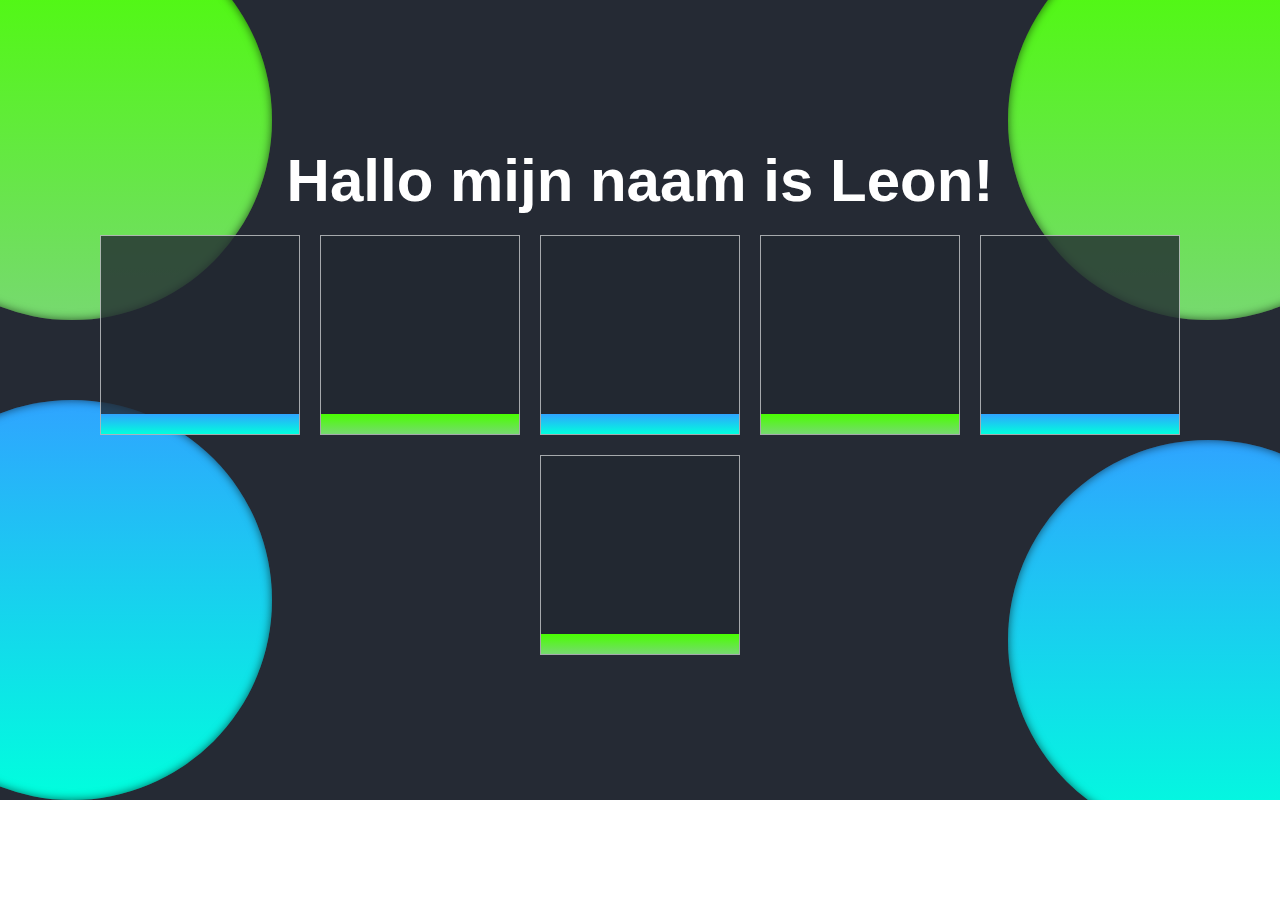
<file: 1_Neon_Header/index.html>
<!DOCTYPE html>
<html lang="en">
<head>
    <meta charset="UTF-8">
    <meta http-equiv="X-UA-Compatible" content="IE=edge">
    <meta name="viewport" content="width=device-width, initial-scale=1.0">
    <title>Neon Header</title>
    <link rel="stylesheet" href="css/style.css">
</head>
<body>
    <header class="neon">
        <!-- cirkels-->
        <figure class="circle circle--first"></figure>
        <figure class="circle circle--second"></figure>
        <figure class="circle circle--third"></figure>
        <figure class="circle circle--fourth"></figure>

        <h1>Hallo mijn naam is Leon!</h1>
        <ul class="cards">
            <li class="card"></li>
            <li class="card"></li>
            <li class="card"></li>
            <li class="card"></li>
            <li class="card"></li>
            <li class="card"></li>
        </ul>
    </header>

</body>
</html>
</file>
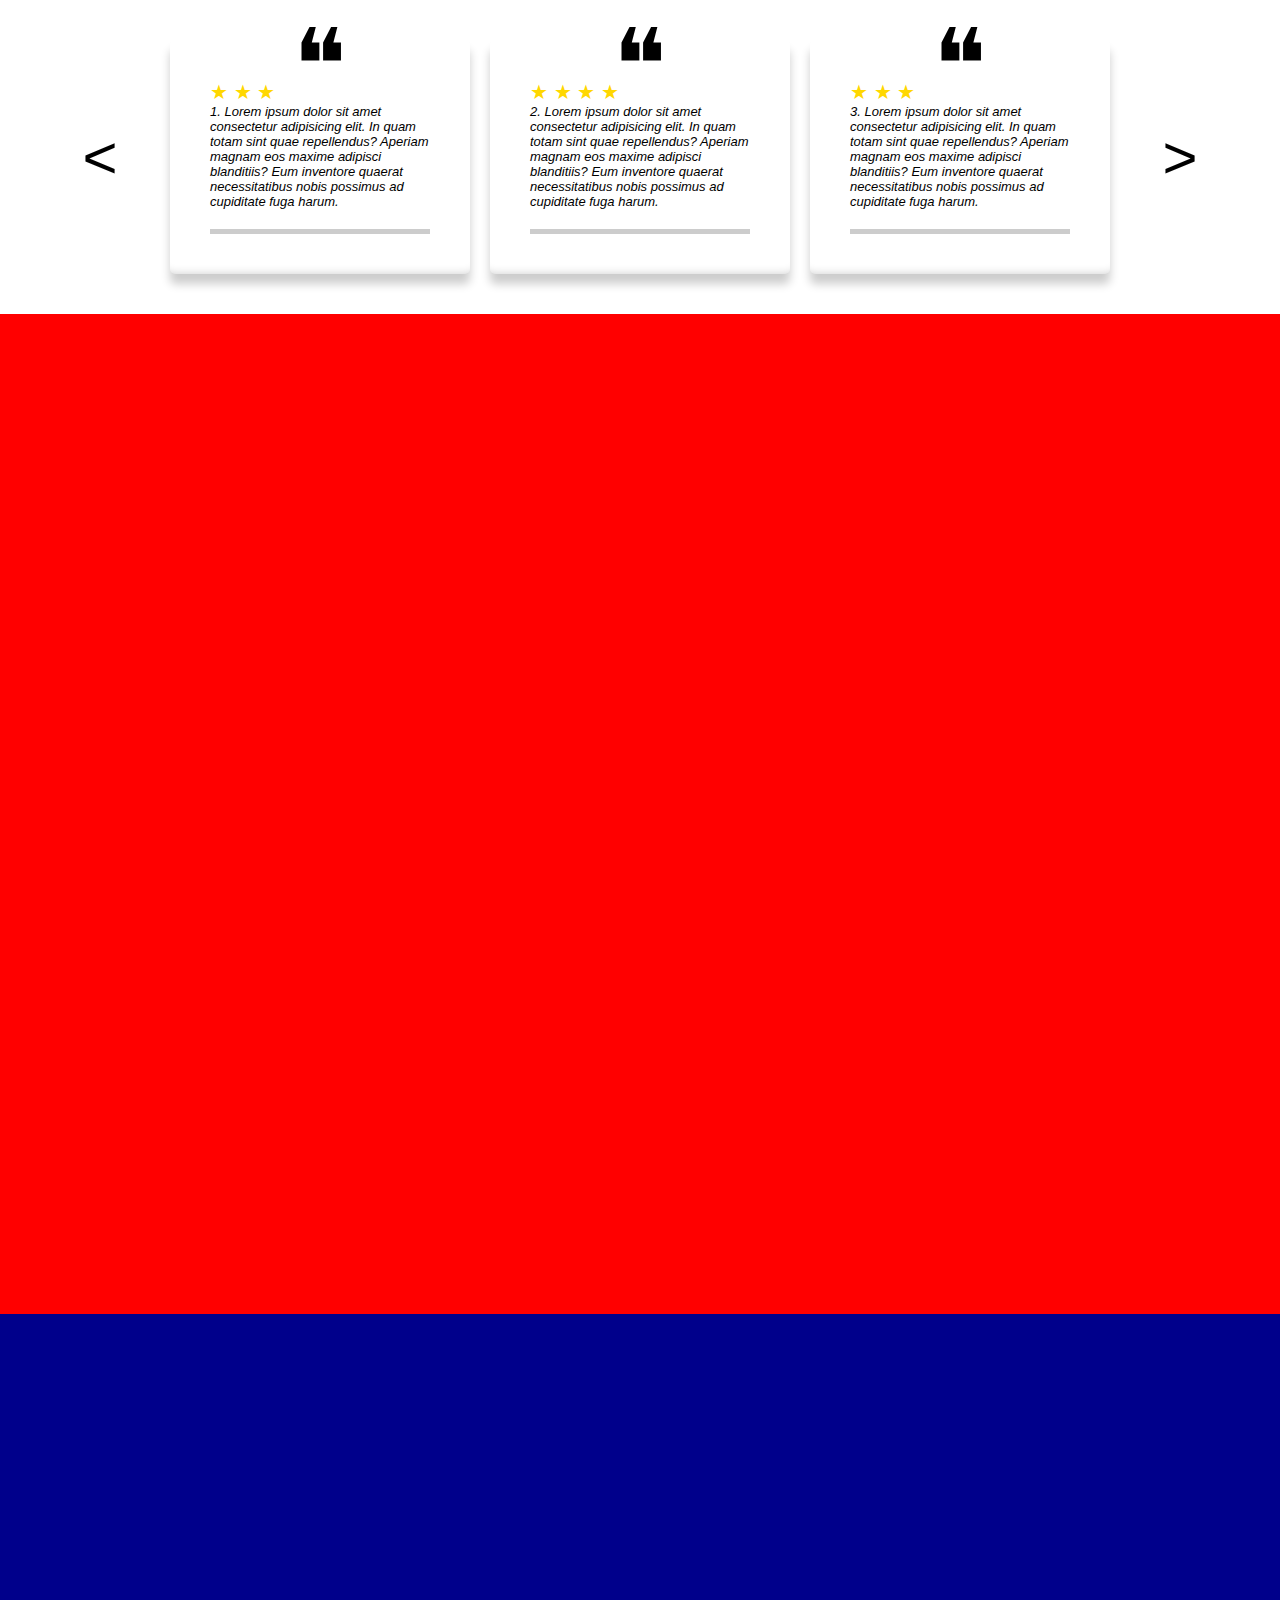
<file: 2_Reviews/index.html>
<!DOCTYPE html>
<html lang="en">
<head>
    <meta charset="UTF-8">
    <meta http-equiv="X-UA-Compatible" content="IE=edge">
    <meta name="viewport" content="width=device-width, initial-scale=1.0">
    <title>Reviews</title>
    <link rel="stylesheet" href="css/style.css">
    <script src="js/main.js" defer></script>
</head>
<body>
    <section class="section section--thirt">
        <button class="arrow"><</button>
        <ul class="reviews">
            <li class="review">
                <figure class="quote">
                    &#10077;
                </figure>
                <section class="stars">
                    &#9733;
                    &#9733;
                    &#9733;
                </section>
                <p>1. Lorem ipsum dolor sit amet consectetur adipisicing elit. In quam totam sint quae repellendus? Aperiam magnam eos maxime adipisci blanditiis? Eum inventore quaerat necessitatibus nobis possimus ad cupiditate fuga harum.</p>
            </li>
            <li class="review">
                <figure class="quote">
                    &#10077;
                </figure>
                <section class="stars">
                    &#9733;
                    &#9733;
                    &#9733;
                    &#9733;
                </section>
                <p>2. Lorem ipsum dolor sit amet consectetur adipisicing elit. In quam totam sint quae repellendus? Aperiam magnam eos maxime adipisci blanditiis? Eum inventore quaerat necessitatibus nobis possimus ad cupiditate fuga harum.</p>
            </li>
            <li class="review">
                <figure class="quote">
                    &#10077;
                </figure>
                <section class="stars">
                    &#9733;
                    &#9733;
                    &#9733;
                </section class="stars">
                <p>3. Lorem ipsum dolor sit amet consectetur adipisicing elit. In quam totam sint quae repellendus? Aperiam magnam eos maxime adipisci blanditiis? Eum inventore quaerat necessitatibus nobis possimus ad cupiditate fuga harum.</p>
            </li>
            <li class="review">
                <figure class="quote">
                    &#10077;
                </figure>
                <section class="stars">
                    &#9733;
                    &#9733;
                    &#9733;
                </section>
                <p>4. Lorem ipsum dolor sit amet consectetur adipisicing elit. In quam totam sint quae repellendus? Aperiam magnam eos maxime adipisci blanditiis? Eum inventore quaerat necessitatibus nobis possimus ad cupiditate fuga harum.</p>
            </li>
            <li class="review">
                <figure class="quote">
                    &#10077;
                </figure>
                <section class="stars">
                    &#9733;
                    &#9733;
                </section>
                <p>5. Lorem ipsum dolor sit amet consectetur adipisicing elit. In quam totam sint quae repellendus? Aperiam magnam eos maxime adipisci blanditiis? Eum inventore quaerat necessitatibus nobis possimus ad cupiditate fuga harum.</p>
            </li>
            <li class="review">
                <figure class="quote">
                    &#10077;
                </figure>
                <section class="stars">
                    &#9733;
                    &#9733;
                    &#9733;
                </section class="stars">
                <p>6. Lorem ipsum dolor sit amet consectetur adipisicing elit. In quam totam sint quae repellendus? Aperiam magnam eos maxime adipisci blanditiis? Eum inventore quaerat necessitatibus nobis possimus ad cupiditate fuga harum.</p>
            </li>
        </ul>
        <button class="arrow">></button>
    </section>
    <section class="section section--first"></section>
    <section class="section section--second"></section>
</body>
</html>
</file>
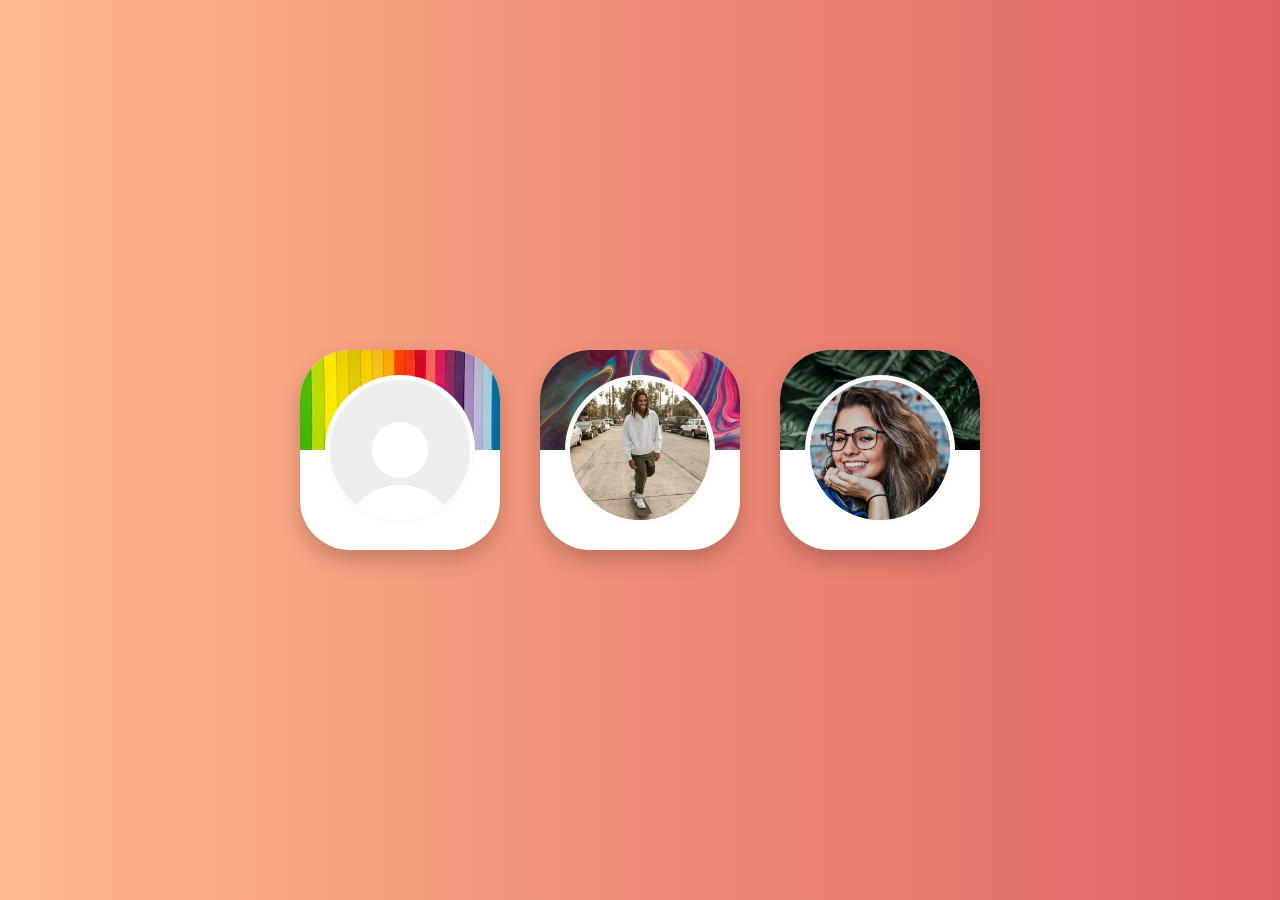
<file: 5_Animatie&BEM/index.html>
<!DOCTYPE html>
<html lang="nl">
<head>
    <meta charset="UTF-8">
    <meta http-equiv="X-UA-Compatible" content="IE=edge">
    <meta name="viewport" content="width=device-width, initial-scale=1.0">
    <title>Animatie & BEM</title>
    <link rel="stylesheet" href="css/style.css">
    <script src="js/main.js" defer></script>
</head>
<body>
    <article class="profile" tabindex="0">
        <header class="profile__header">
            <figure class="unknown">
                <div class="unknown__face"></div>
                <div class="unknown__body"></div>
            </figure>
        </header>
        <section class="profile__body">
            <p class="profile__text">Aloha! Mijn naam is Laura, 28 jaar en ik ben
            opzoek naar een leuke vriendschap en eventuele
            relatie. Ik hou ervan elkaar eerst goed te leren
            kennen voordat we elkaar 'zien' Ook leuk om te
            vergelijken of het uiterlijk matched met het
            innerlijk!</p>
        </section>
        <footer class="profile__footer">
            <figure class="heart"></figure>
        </footer>
    </article>

    <article class="profile" tabindex="0">
        <header class="profile__header">
            <figure class="known">
                <img src="img/man.webp" alt="foto van spencer op een scateboard">
            </figure>
        </header>
        <section class="profile__body">
            <p class="profile__text">Mijn naam is Spencer, 31 jaar en werkzaam als
                jurist. In mijn vrije tijd sport ik graag, ga ik
                regelmatig naar de film, en speel ik in de boyband
                Second Direction ik zoek een avontuurijk type om
                samen mee op avontuur te gaan.</p>
        </section>
        <footer class="profile__footer">
            <figure class="heart"></figure>
        </footer>
    </article>

    <article class="profile" tabindex="0">
        <header class="profile__header">
            <figure class="known">
                <img class="vrouw" src="img/vrouw.webp" alt="foto van Isabelle">
            </figure>
        </header>
        <section class="profile__body">
            <p class="profile__text">Isabelle, of Isa voor kort 22 jaar en vegetansch
                Maar ik eet meer dan alleen sla. Ik ben namelijk
                dol op pizza's. Quattro Formaggi is mijn favoriet!</p>
        </section>
        <footer class="profile__footer">
            <figure class="heart"></figure>
        </footer>
    </article>
</body>
</html>
</file>
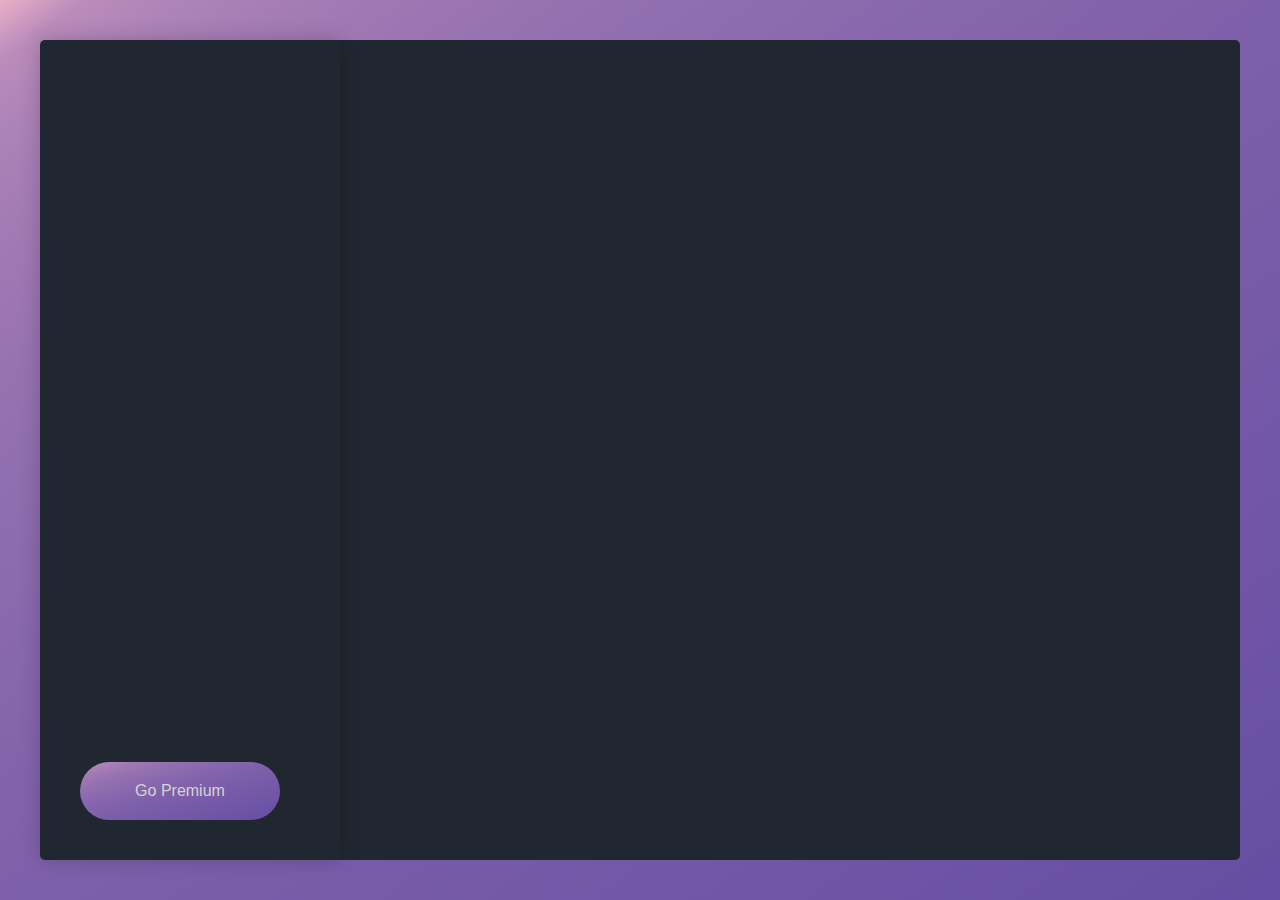
<file: 6_DarkMode/index.html>
<!DOCTYPE html>
<html lang="nl">
<head>
    <meta charset="UTF-8">
    <meta http-equiv="X-UA-Compatible" content="IE=edge">
    <meta name="viewport" content="width=device-width, initial-scale=1.0">
    <title>DarkMode</title>
    <link rel="preconnect" href="https://fonts.googleapis.com">
    <link rel="preconnect" href="https://fonts.gstatic.com" crossorigin>
    <link href="https://fonts.googleapis.com/css2?family=Open+Sans:ital,wght@0,400;0,500;1,400&family=Roboto:wght@400;500;700&display=swap" rel="stylesheet">
    <link rel="stylesheet" href="css/style.css">
    <script src="js/main.js" defer></script>
</head>
<body>
    <aside>
        <nav class="navigation">
            <ul class="navigation__list">
                <li class="navigation__listItem"><a href="" class="navigation__link">Home</a></li>
                <li class="navigation__listItem"><a href="" class="navigation__link">Facture <span class="navigation__message">2</span></a></li>
                <li class="navigation__listItem"><a href="" class="navigation__link">Bestellingen</a></li>
                <li class="navigation__listItem"><a href="" class="navigation__link">Retour <span class="navigation__message">1</span></a></li>
                <li class="navigation__listItem"><a href="" class="navigation__link">Content</a></li>
            </ul>
            <button class="navigation__premium">Go Premium</button>
        </nav>
    </aside>
    <main>
        <header class="dashboardHeader">
            <h1 class="dashboardHeader__heading">Mijn Producten</h1>
            <label for="mode">
                <input type="checkbox" name="" id="mode" class="dashboardHeader__mode">
            </label>
            
        </header>
        <ul class="products">
            <li class="products__product">
                <button class="products__addButton">+</button>
                <p class="products__text">Voeg een product toe</p>
            </li>
            <li class="products__product">
                <button class="products__addButton">+</button>
                <p class="products__text">Voeg een product toe</p>
            </li>
            <li class="products__product">
                <button class="products__addButton">+</button>
                <p class="products__text">Voeg een product toe</p>
            </li>
            <li class="products__product">
                <button class="products__addButton">+</button>
                <p class="products__text">Voeg een product toe</p>
            </li>
        </ul>
    </main>
</body>
</html>
</file>
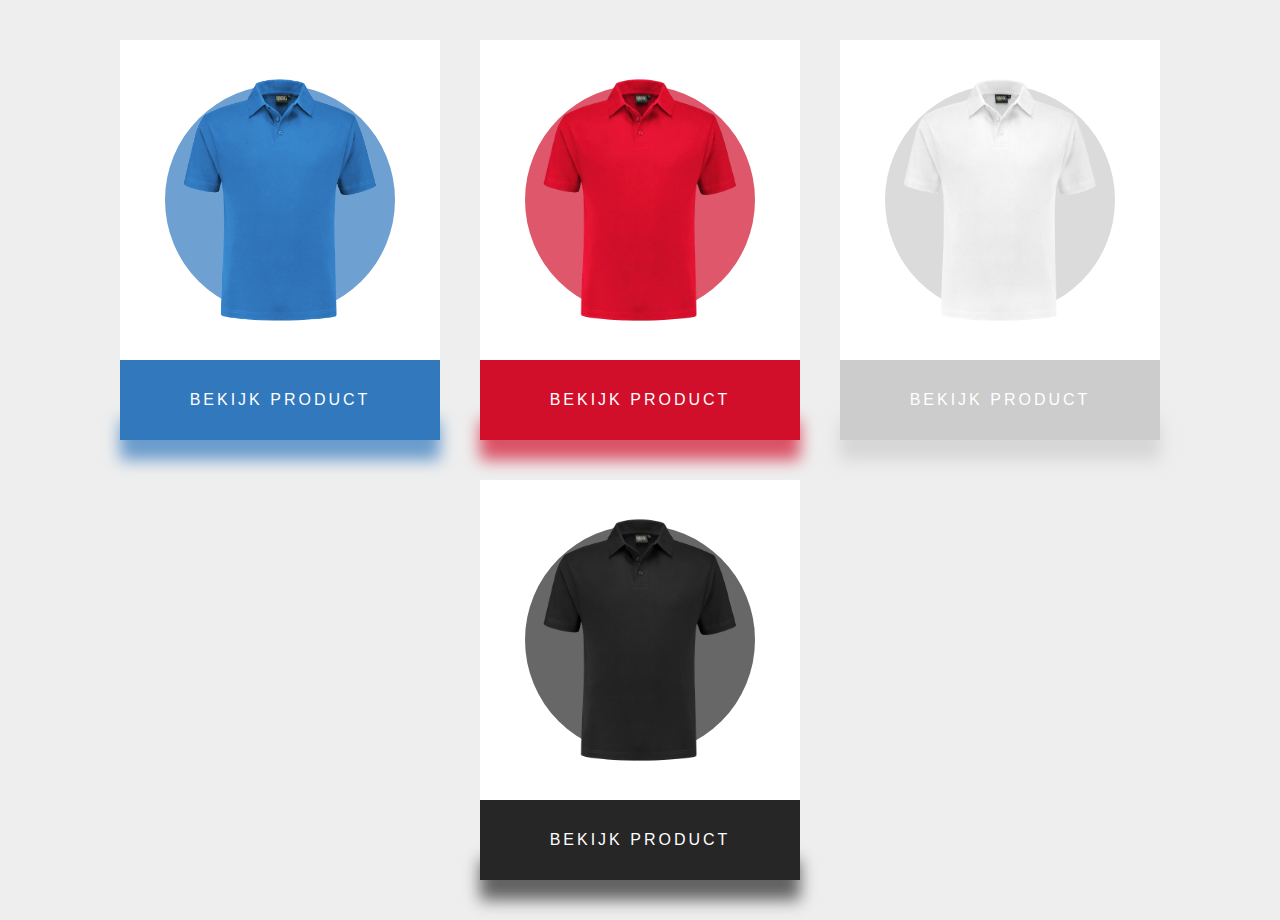
<file: 7_Modal/index.html>
<!DOCTYPE html>
<html lang="nl">
<head>
    <meta charset="UTF-8">
    <meta http-equiv="X-UA-Compatible" content="IE=edge">
    <meta name="viewport" content="width=device-width, initial-scale=1.0">
    <title>Modal</title>
    <link rel="preconnect" href="https://fonts.googleapis.com">
    <link rel="preconnect" href="https://fonts.gstatic.com" crossorigin>
    <link href="https://fonts.googleapis.com/css2?family=Open+Sans:wght@400;500&display=swap" rel="stylesheet">
    <link rel="stylesheet" href="css/style.css">
    <script src="js/main.js" defer></script>
</head>
<body>
    <article id="js--blue-modal" class="modal">
        <figure class="modal__figure modal__figure-blue">
            <img src="img/blue.webp" alt="blauwe polo" class="modal__image">
        </figure>
        <section class="modal__section">
            <h2 class="modal__heading modal__heading-blue">Blauwe Polo</h2>
            <p class="modal__text">Een poloshirt of kortweg polo is een kledingstuk met korte (geribde) mouwen en een kraag zoals dat van een overhemd en een korte sluiting met knoopjes aan de voorkant. 
                De polo kent zijn oorsprong in de vrijetijdskleding van de hogere sociale klassen en wordt nog altijd beschouwd als ietwat geklede vrijetijdskleding. 
                Polo's kunnen zowel in als boven de broek gedragen worden.
            </p>
            <p class="modal__text">
                Geschiedenis
                Het poloshirt werd in de jaren twintig van de twintigste eeuw ontworpen door de Franse tenniskampioen René Lacoste. 
                In die tijd speelde men volgens de etiquette van het tennis in een wit poplin overhemd met lange mouwen. 
                De warme Amerikaanse zomers maakten het dragen van deze shirts, met name voor professionals, weinig comfortabel. 
                Lacoste ontwierp het poloshirt voor eigen gebruik en droeg hem voor het eerst in 1926. In 1933 bracht Lacoste, in samenwerking met zijn vriend André Gillier, het poloshirt op de markt. 
                Dit was een groot succes. 
                De naam Lacoste is onlosmakelijk met de polo verbonden geraakt, en Lacoste is tot op de dag vandaag, naast Ralph Lauren, een van de belangrijkste producenten van kwaliteitspolo's. 
                Pas in de jaren zestig trad het poloshirt uit z'n sportieve context en werd het gemeengoed in het straatbeeld.</p>
                <a href="" class="modal__link">Terug naar Producten</a>
        </section>
        <button id="js--close-blue" class="modal__button modal__button-blue">X</button>
    </article>

    <article id="js--red-modal" class="modal">
        <figure class="modal__figure modal__figure-red">
            <img src="img/red.webp" alt="blauwe polo" class="modal__image">
        </figure>
        <section class="modal__section">
            <h2 class="modal__heading modal__heading-red">Rode Polo</h2>
            <p class="modal__text">Een poloshirt of kortweg polo is een kledingstuk met korte (geribde) mouwen en een kraag zoals dat van een overhemd en een korte sluiting met knoopjes aan de voorkant. 
                De polo kent zijn oorsprong in de vrijetijdskleding van de hogere sociale klassen en wordt nog altijd beschouwd als ietwat geklede vrijetijdskleding. 
                Polo's kunnen zowel in als boven de broek gedragen worden.
            </p>
            <p class="modal__text">
                Geschiedenis
                Het poloshirt werd in de jaren twintig van de twintigste eeuw ontworpen door de Franse tenniskampioen René Lacoste. 
                In die tijd speelde men volgens de etiquette van het tennis in een wit poplin overhemd met lange mouwen. 
                De warme Amerikaanse zomers maakten het dragen van deze shirts, met name voor professionals, weinig comfortabel. 
                Lacoste ontwierp het poloshirt voor eigen gebruik en droeg hem voor het eerst in 1926. In 1933 bracht Lacoste, in samenwerking met zijn vriend André Gillier, het poloshirt op de markt. 
                Dit was een groot succes. 
                De naam Lacoste is onlosmakelijk met de polo verbonden geraakt, en Lacoste is tot op de dag vandaag, naast Ralph Lauren, een van de belangrijkste producenten van kwaliteitspolo's. 
                Pas in de jaren zestig trad het poloshirt uit z'n sportieve context en werd het gemeengoed in het straatbeeld.</p>
                <a href="" class="modal__link">Terug naar Producten</a>
        </section>
        <button id="js--close-red" class="modal__button modal__button-red">X</button>
    </article>

    <article id="js--white-modal" class="modal">
        <figure class="modal__figure modal__figure-white">
            <img src="img/white.webp" alt="blauwe polo" class="modal__image">
        </figure>
        <section class="modal__section">
            <h2 class="modal__heading modal__heading-white">Rode Polo</h2>
            <p class="modal__text">Een poloshirt of kortweg polo is een kledingstuk met korte (geribde) mouwen en een kraag zoals dat van een overhemd en een korte sluiting met knoopjes aan de voorkant. 
                De polo kent zijn oorsprong in de vrijetijdskleding van de hogere sociale klassen en wordt nog altijd beschouwd als ietwat geklede vrijetijdskleding. 
                Polo's kunnen zowel in als boven de broek gedragen worden.
            </p>
            <p class="modal__text">
                Geschiedenis
                Het poloshirt werd in de jaren twintig van de twintigste eeuw ontworpen door de Franse tenniskampioen René Lacoste. 
                In die tijd speelde men volgens de etiquette van het tennis in een wit poplin overhemd met lange mouwen. 
                De warme Amerikaanse zomers maakten het dragen van deze shirts, met name voor professionals, weinig comfortabel. 
                Lacoste ontwierp het poloshirt voor eigen gebruik en droeg hem voor het eerst in 1926. In 1933 bracht Lacoste, in samenwerking met zijn vriend André Gillier, het poloshirt op de markt. 
                Dit was een groot succes. 
                De naam Lacoste is onlosmakelijk met de polo verbonden geraakt, en Lacoste is tot op de dag vandaag, naast Ralph Lauren, een van de belangrijkste producenten van kwaliteitspolo's. 
                Pas in de jaren zestig trad het poloshirt uit z'n sportieve context en werd het gemeengoed in het straatbeeld.</p>
                <a href="" class="modal__link">Terug naar Producten</a>
        </section>
        <button id="js--close-white" class="modal__button modal__button-white">X</button>
    </article>

    <article id="js--black-modal" class="modal">
        <figure class="modal__figure modal__figure-black">
            <img src="img/black.webp" alt="blauwe polo" class="modal__image">
        </figure>
        <section class="modal__section">
            <h2 class="modal__heading modal__heading-black">Rode Polo</h2>
            <p class="modal__text">Een poloshirt of kortweg polo is een kledingstuk met korte (geribde) mouwen en een kraag zoals dat van een overhemd en een korte sluiting met knoopjes aan de voorkant. 
                De polo kent zijn oorsprong in de vrijetijdskleding van de hogere sociale klassen en wordt nog altijd beschouwd als ietwat geklede vrijetijdskleding. 
                Polo's kunnen zowel in als boven de broek gedragen worden.
            </p>
            <p class="modal__text">
                Geschiedenis
                Het poloshirt werd in de jaren twintig van de twintigste eeuw ontworpen door de Franse tenniskampioen René Lacoste. 
                In die tijd speelde men volgens de etiquette van het tennis in een wit poplin overhemd met lange mouwen. 
                De warme Amerikaanse zomers maakten het dragen van deze shirts, met name voor professionals, weinig comfortabel. 
                Lacoste ontwierp het poloshirt voor eigen gebruik en droeg hem voor het eerst in 1926. In 1933 bracht Lacoste, in samenwerking met zijn vriend André Gillier, het poloshirt op de markt. 
                Dit was een groot succes. 
                De naam Lacoste is onlosmakelijk met de polo verbonden geraakt, en Lacoste is tot op de dag vandaag, naast Ralph Lauren, een van de belangrijkste producenten van kwaliteitspolo's. 
                Pas in de jaren zestig trad het poloshirt uit z'n sportieve context en werd het gemeengoed in het straatbeeld.</p>
                <a href="" class="modal__link">Terug naar Producten</a>
        </section>
        <button id="js--close-black" class="modal__button modal__button-black">X</button>
    </article>





    <article id="js--blue" class="product product--blue">
        <figure class="product__figure product__figure--blue">
            <img src="img/blue.webp" alt="een polo in de kleur blauw" class="product__image">
        </figure>
        <section class="product__section product__section--blue">
            <button class="product__button">Bekijk Product</button>
        </section>
    </article>
    <article id="js--red" class="product product--red">
        <figure class="product__figure product__figure--red">
            <img src="img/red.webp" alt="een polo in de kleur rood" class="product__image">
        </figure>
        <section class="product__section product__section--red">
            <button class="product__button">Bekijk Product</button>
        </section>
    </article>
    <article id="js--white" class="product product--white">
        <figure class="product__figure product__figure--white">
            <img src="img/white.webp" alt="een polo in de kleur wit" class="product__image">
        </figure>
        <section class="product__section product__section--white">
            <button class="product__button">Bekijk Product</button>
        </section>
    </article>
    <article id="js--black" class="product product--black">
        <figure class="product__figure product__figure--black">
            <img src="img/black.webp" alt="een polo in de kleur zwart" class="product__image">
        </figure>
        <section class="product__section product__section--black">
            <button class="product__button">Bekijk Product</button>
        </section>
    </article>
</body>
</html>
</file>
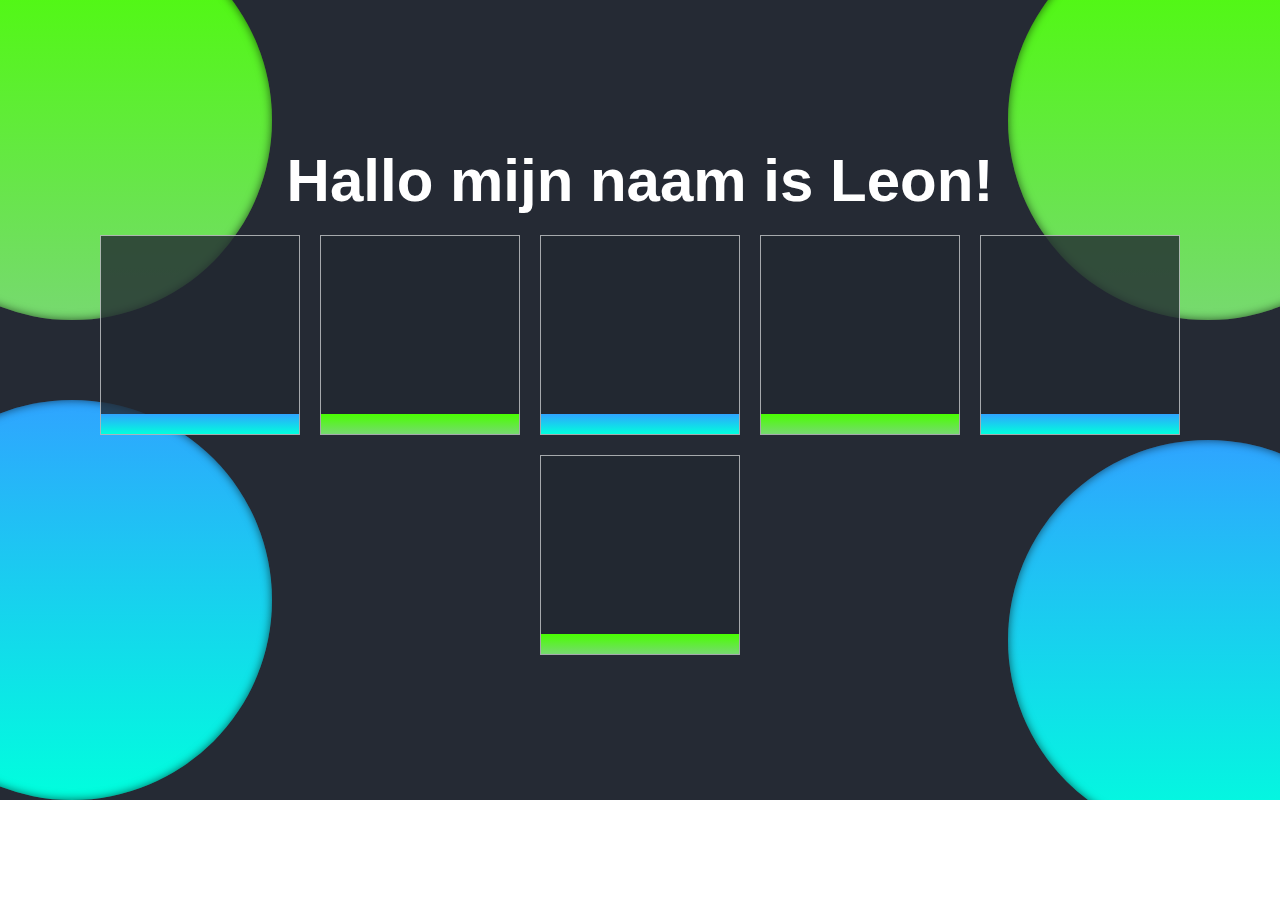
<file: neon/index.html>
<!DOCTYPE html>
<html lang="en">
<head>
    <meta charset="UTF-8">
    <meta http-equiv="X-UA-Compatible" content="IE=edge">
    <meta name="viewport" content="width=device-width, initial-scale=1.0">
    <title>Document</title>
    <link rel="stylesheet" href="style.css">
</head>
<body>
    <header class="neon">
        <!-- cirkels-->
        <figure class="circle circle--first"></figure>
        <figure class="circle circle--second"></figure>
        <figure class="circle circle--third"></figure>
        <figure class="circle circle--fourth"></figure>

        <h1>Hallo mijn naam is Leon!</h1>
        <ul class="cards">
            <li class="card"></li>
            <li class="card"></li>
            <li class="card"></li>
            <li class="card"></li>
            <li class="card"></li>
            <li class="card"></li>
        </ul>
    </header>

</body>
</html>
</file>
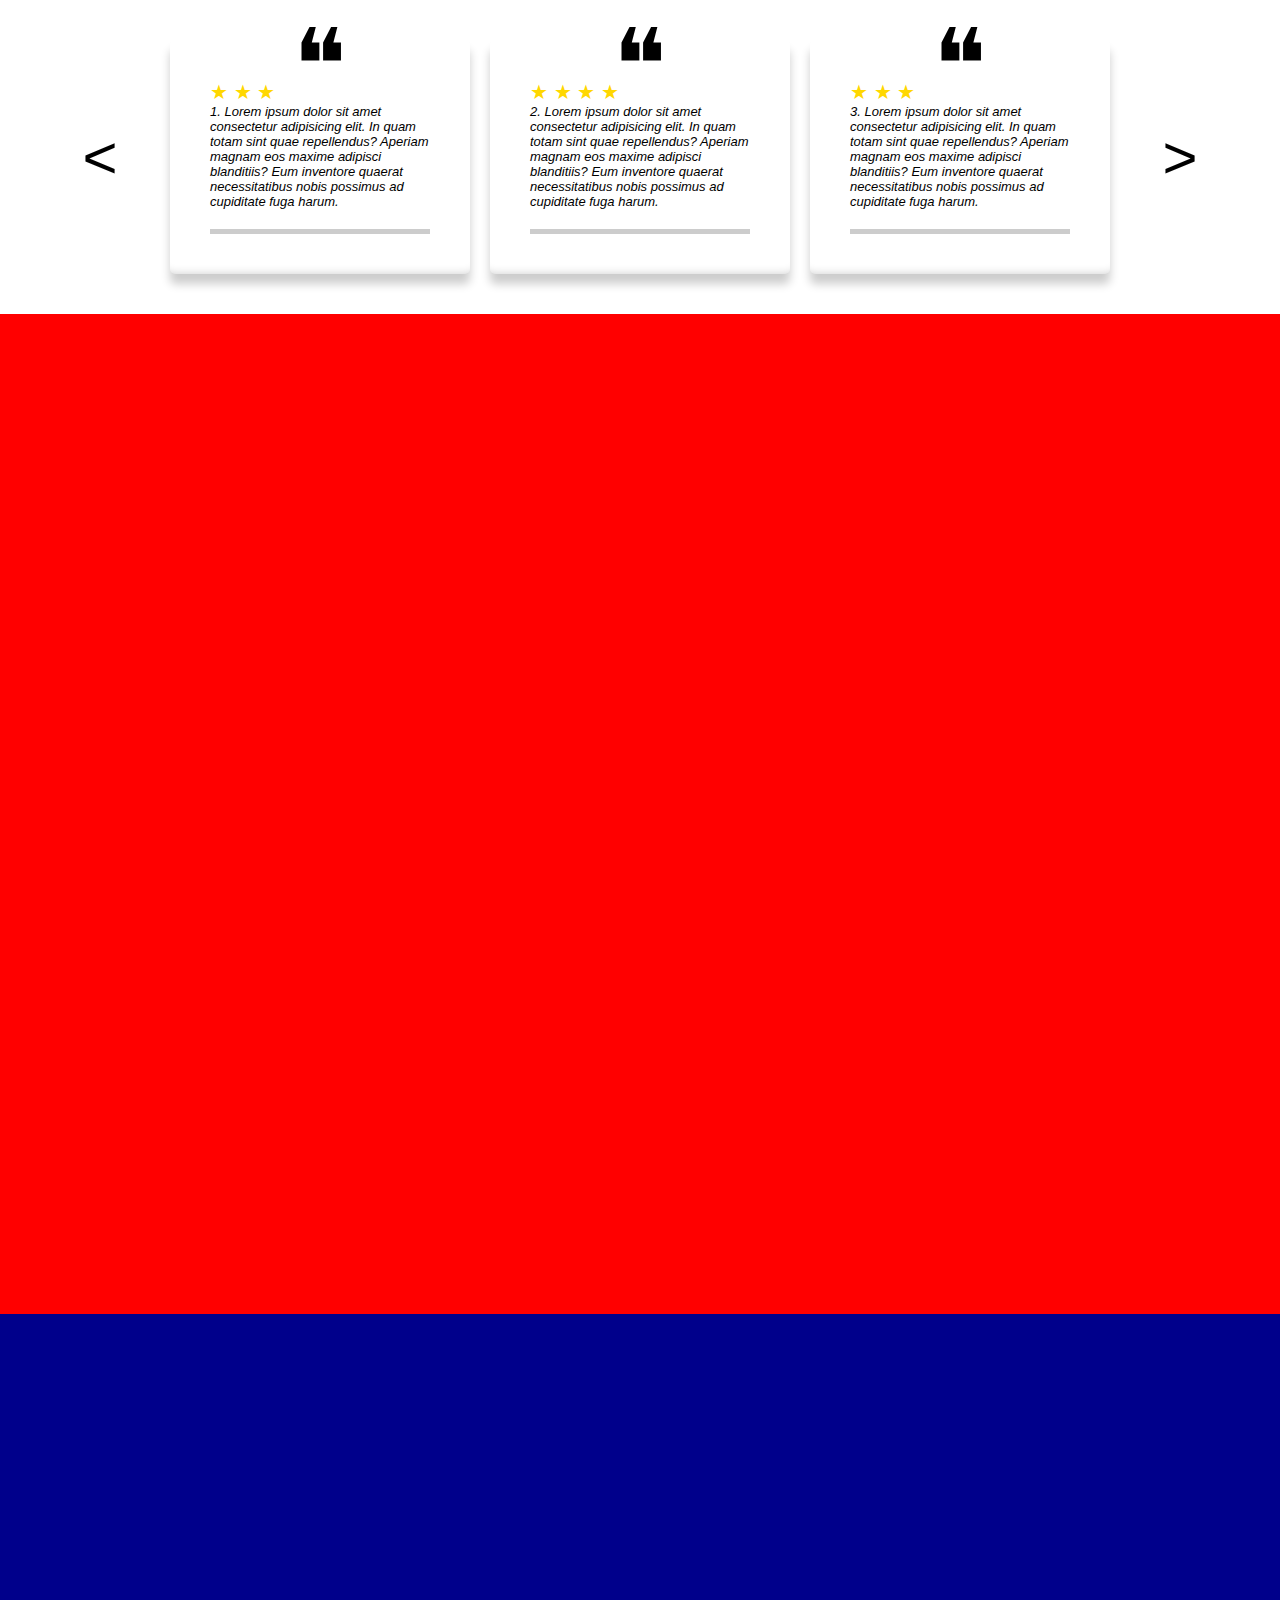
<file: reviews/index.html>
<!DOCTYPE html>
<html lang="en">
<head>
    <meta charset="UTF-8">
    <meta http-equiv="X-UA-Compatible" content="IE=edge">
    <meta name="viewport" content="width=device-width, initial-scale=1.0">
    <title>Document</title>
    <link rel="stylesheet" href="style.css">
    <script src="main.js" defer></script>
</head>
<body>
    <section class="section section--thirt">
        <button class="arrow"><</button>
        <ul class="reviews">
            <li class="review">
                <figure class="quote">
                    &#10077;
                </figure>
                <section class="stars">
                    &#9733;
                    &#9733;
                    &#9733;
                </section>
                <p>1. Lorem ipsum dolor sit amet consectetur adipisicing elit. In quam totam sint quae repellendus? Aperiam magnam eos maxime adipisci blanditiis? Eum inventore quaerat necessitatibus nobis possimus ad cupiditate fuga harum.</p>
            </li>
            <li class="review">
                <figure class="quote">
                    &#10077;
                </figure>
                <section class="stars">
                    &#9733;
                    &#9733;
                    &#9733;
                    &#9733;
                </section>
                <p>2. Lorem ipsum dolor sit amet consectetur adipisicing elit. In quam totam sint quae repellendus? Aperiam magnam eos maxime adipisci blanditiis? Eum inventore quaerat necessitatibus nobis possimus ad cupiditate fuga harum.</p>
            </li>
            <li class="review">
                <figure class="quote">
                    &#10077;
                </figure>
                <section class="stars">
                    &#9733;
                    &#9733;
                    &#9733;
                </section class="stars">
                <p>3. Lorem ipsum dolor sit amet consectetur adipisicing elit. In quam totam sint quae repellendus? Aperiam magnam eos maxime adipisci blanditiis? Eum inventore quaerat necessitatibus nobis possimus ad cupiditate fuga harum.</p>
            </li>
            <li class="review">
                <figure class="quote">
                    &#10077;
                </figure>
                <section class="stars">
                    &#9733;
                    &#9733;
                    &#9733;
                </section>
                <p>4. Lorem ipsum dolor sit amet consectetur adipisicing elit. In quam totam sint quae repellendus? Aperiam magnam eos maxime adipisci blanditiis? Eum inventore quaerat necessitatibus nobis possimus ad cupiditate fuga harum.</p>
            </li>
            <li class="review">
                <figure class="quote">
                    &#10077;
                </figure>
                <section class="stars">
                    &#9733;
                    &#9733;
                </section>
                <p>5. Lorem ipsum dolor sit amet consectetur adipisicing elit. In quam totam sint quae repellendus? Aperiam magnam eos maxime adipisci blanditiis? Eum inventore quaerat necessitatibus nobis possimus ad cupiditate fuga harum.</p>
            </li>
            <li class="review">
                <figure class="quote">
                    &#10077;
                </figure>
                <section class="stars">
                    &#9733;
                    &#9733;
                    &#9733;
                </section class="stars">
                <p>6. Lorem ipsum dolor sit amet consectetur adipisicing elit. In quam totam sint quae repellendus? Aperiam magnam eos maxime adipisci blanditiis? Eum inventore quaerat necessitatibus nobis possimus ad cupiditate fuga harum.</p>
            </li>
        </ul>
        <button class="arrow">></button>
    </section>
    <section class="section section--first"></section>
    <section class="section section--second"></section>
</body>
</html>
</file>
<file: 1_Neon_Header/css/style.css>
*{
    margin: 0;
    padding: 0;
    box-sizing: border-box;
}

html{
    scroll-behavior: smooth;
    font-size: 62.5%;
}

body{
    font-size: 2rem;
    font-family: sans-serif;
}

.neon{
    height: 80rem;
    background: #252A34;
    display: flex;
    justify-content: center;
    align-items: center;
    flex-direction: column;
    gap: 2rem;
    position: relative;
    width: 100%;
    overflow: hidden;
    padding: 4rem;

}

.circle{
    height: 40rem;
    width: 40rem;
    border-radius: 50%;
    position: absolute;
    box-shadow: inset 0 0 1rem 0 rgba(0, 0, 0, 0.6);
    animation-name: colorRotation;
    animation-duration: 30s;
}

.circle--first{
    left: -10%;
    top: -10%;
    background: linear-gradient(#49FF00, #77D970);
}

.circle--second{
    right: -10%;
    top: -10%;
    background: linear-gradient(#49FF00, #77D970);
}

.circle--third{
    left: -10%;
    top: 50%;
    background: linear-gradient(#2FA4FF,#00FFDD);
}

.circle--fourth{
    right: -10%;
    top: 55%;
    background: linear-gradient(#2FA4FF,#00FFDD);
}

.neon h1{
    color: white;
    font-size: 300%;
    animation-name: popup;
    animation-duration: .8s;
    animation-fill-mode: backwards;
    animation-delay: 1.2s;
    z-index: 1;
}

.cards{
    display: flex;
    gap: 2rem;
    flex-wrap: wrap;
    justify-content: center;
    align-items: center;
}

.card{
    position: relative;
    height: 20rem;
    width: 20rem;
    background: rgba(34, 40, 49, 0.8);
    list-style: none;
    border: 0.1rem solid rgba(255, 255, 255, 0.6);
    animation-name: popup;
    animation-duration: .8s;
    animation-fill-mode: backwards;
}

.card:hover{
    transform: scale(1.1);
    transition: .2s transform;
}

.card:nth-of-type(2){
    animation-delay: .2s;
}
.card:nth-of-type(3){
    animation-delay: .3s;
}
.card:nth-of-type(4){
    animation-delay: .4s;
}
.card:nth-of-type(5){
    animation-delay: .5s;
}
.card:nth-of-type(6){
    animation-delay: .6s;
}

.card::after{
    content: "";
    color: white;
    background: white;
    width: 100%;
    height: 2rem;
    position: absolute;
    bottom: 0;
    left: 0;
    background: linear-gradient(#2FA4FF,#00FFDD);
}

.card:nth-of-type(2)::after, .card:nth-of-type(4)::after, .card:nth-of-type(6)::after{
    background: linear-gradient(#49FF00, #77D970);
}

@keyframes colorRotation {
    from{
        filter:hue-rotate(0);
    }
    to{
        filter: hue-rotate(1turn);
    }
}

@keyframes popup{
    from{
        opacity: 0;
        transform: translateY(2rem);
    }
    to{
        opacity: 1;
        transform: translateY(0);
    }
}

@media screen and (max-width:37.5rem) {
    .neon{
        height: auto;
    }
    .circle--second{
        display: none;
    }
}
</file>
<file: 2_Reviews/css/style.css>
*{
    padding: 0;
    margin: 0;
    box-sizing: border-box;
}

html{
    font-size: 62.5%;
    scroll-behavior: smooth;
}

body{
    font-size: 2rem;
    font-family: sans-serif;
}

.section{
    height: 100rem;
}

.section--first{
background: red;
}
.section--second{
    background: darkblue;
    
}
.section--thirt{
    background: white;
    height: auto;
    display: flex;
    justify-content: center;
    align-items: center;
    padding: 4rem;
}

.arrow{
    width: 10%;
    font-size: 300%;
    background: none;
    outline: none;
    border: none;
    display: flex;
    justify-content: center;
    align-items: center;
}

.arrow:hover{
    cursor: pointer;
}

.reviews{
    display: flex;
    justify-content: center;
    align-items: center;
    height: 100%;
    gap: 2rem;
    width: 80%;
    flex-wrap: wrap;
}

.review{
    width: 30rem;
    min-height: 20rem;
    list-style: none;
    padding: 4rem;
    border-radius: .5rem;
    background: white;
    box-shadow: 0 1rem 1rem 0 rgba(0, 0, 0, 0.2),
    inset 0 -1rem 1rem -1rem rgba(0, 0, 0, 0.2);
    position: relative;
    animation-name: fadeIn;
    animation-duration: 0.4s;
}

.review:nth-of-type(4), .review:nth-of-type(5), .review:nth-of-type(6){
    display: none;
}

.quote{
    font-size: 500%;
    position: absolute;
    top: 0;
    left: 50%;
    transform: translateX(-50%);
    line-height: 0.5;
}

.stars{
    color: gold;
}

.review > p{
    font-size: 65%;
    font-style: italic;
    padding-bottom: 2rem;
    border-bottom: .5rem solid rgba(0, 0, 0, 0.2);
}

@keyframes fadeIn{
    form{
        opacity: 0;
        filter: blur(10px);
    }
    to{
        opacity: 0;
        filter: blur(0);
    }
}

@media screen and (max-width: 50rem) {
    .arrow{
        display: none;
    }
}
</file>
<file: 5_Animatie&BEM/css/style.css>
*, *::before, *::after{
    padding: 0;
    margin: 0;
    box-sizing: border-box;
}

html{
    font-size: 62.5%;
    scroll-behavior: smooth;
}

body{
    font-family: sans-serif;
    font-size: 2rem;    
    background: #DE6262;  /* fallback for old browsers */
    background: -webkit-linear-gradient(to right, #FFB88C, #DE6262);  /* Chrome 10-25, Safari 5.1-6 */
    background: linear-gradient(to right, #FFB88C, #DE6262); /* W3C, IE 10+/ Edge, Firefox 16+, Chrome 26+, Opera 12+, Safari 7+ */
    height: 100vh;
    display: flex;
    align-items: center;
    justify-content: center;
    gap: 4rem;
    flex-wrap: wrap;
}

.profile{
    width: 20rem;
    height: 20rem;
    background: white;
    border-radius: 5rem;
    box-shadow: 0 1rem 2rem 0 rgba(0, 0, 0, 0.2);
    animation-duration: 1.2s;
    animation-fill-mode: forwards;
    animation-timing-function: cubic-bezier(0.175, 0.885, 0.32, 1.275);
}
.profile:focus{
    outline: blue solid 0.5rem;
}
.profile:hover{
    cursor: pointer;
}

.profile__header{
    height: 10rem;
    border-radius: 5rem 5rem 0 0;
    position: relative;
}

.profile:nth-of-type(1) .profile__header{
    background: url(/5_Animatie&BEM/img/color.webp);
    background-size: 100% 100%;
}

.profile:nth-of-type(2) .profile__header{
    background: url(/5_Animatie&BEM/img/circle.webp);
    background-size: 100% 100%;
    background-position: 0% 25%;
    background-size: cover;
}

.profile:nth-of-type(3) .profile__header{
    background: url(/5_Animatie&BEM/img/tree.webp);
    background-size: 100% 100%;
    background-size: cover;
}

.unknown, .known{
    height: 15rem;
    width: 15rem;
    background: #eee;
    position: absolute;
    bottom: 0%;
    left: 50%;
    transform: translate(-50%, 50%);
    border-radius: 50%;
    overflow: hidden;
    border: 0.5rem solid rgba(255, 255, 255, 0.8);
}

.unknown__face{
    width: 40%;
    height: 40%;
    background: white;
    border-radius: 50%;
    position: absolute;
    top: 50%;
    left: 50%;
    transform: translate(-50%, -50%);
}

.unknown__body{
    width: 80%;
    height: 80%;
    background: white;
    border-radius: 50%;
    position: absolute;
    top: 75%;
    left: 50%;
    transform: translate(-50%);
}

.known img{
    height: 100%;
    width: 100%;
    object-fit: cover;
}

.vrouw{
    object-position: 0 -4px;

}

.profile__body{
    height: calc(85% - 10rem);
    display: flex;
    align-items: center;
    padding: 2rem;
}

.profile__footer{
    height: 15%;
    border-radius: 0 0 5rem 5rem;
    display: flex;
    justify-content: center;
    align-items: center;
}

.profile__text{
    margin-top: 2rem;
    font-size: 80%;
    opacity: 0;
    animation-duration: .6s;
    animation-fill-mode: forwards;
    animation-delay: 0.8s;
}

.heart{
    height: 2.2rem;
    width: 2.2rem;
    border: none;
    background: red;
    position: relative;
    transform: rotate(45deg);
    opacity: 0;
    animation-duration: .6s;
    animation-fill-mode: forwards;
    animation-delay: 1s;
}

.heart::before, .heart::after{
    content: "";
    height: 100%;
    width: 100%;
    position: absolute;
    background: red;
    border-radius: 50%;
    top: 0;
    left: 0;
}

.heart::before{
    transform: translateX(-50%);
    
}

.heart::after{
    transform: translateY(-50%);
}

@keyframes expand{
    0%{
        height: 20rem;
        width: 20rem;
    }
    50%{
        width: 40rem;
        height: 20rem;
    }
    100%{
        height: 40rem;
        width: 40rem;
    }

}

@keyframes popup{
    from{
        opacity: 0;
        transform: translateY(2rem);
    }
    to{
        opacity: 1;
        transform: translateY(0);
    }
}

@keyframes popupHeart{
    from{
        opacity: 0;
        transform: translateY(1rem) rotate(45deg);
    }
    to{
        opacity: 1;
        transform: translateY(0) rotate(45deg);
    }
}

@media screen and (max-width: 50rem) {
    .profile, .profile__text, .heart{
        animation-name: "";
        animation-duration: 0s;
    }
    .profile{
        height: 40rem;
        width: 40rem;
    }
    .profile__text, .heart{
        opacity: 1;
    }
}
</file>
<file: 6_DarkMode/css/style.css>
*, *::before, *::after{
    padding: 0;
    margin: 0;
    box-sizing: border-box;
}

*:focus{
    outline: .3rem solid blue;
}

button:hover, .dashboardHeader__mode{
    cursor: pointer !important;
}

:root{
--background-color: #212730;
--font-color: #d4d4d4;
--gradient: linear-gradient(to bottom right, #eaafc8, 10%, #654ea3);
--products-border-color: #d4d4d4cc;
}

html{
    font-size: 62.5%;
    scroll-behavior: smooth;
}

body{
    font-family: sans-serif;
    font-size: 2rem;    
    min-height: 100vh;
    display: grid;
    grid-template-columns: 25% 75%;
    color: var(--font-color);
    font-family: 'Roboto', sans-serif;
    padding: 4rem;
    background: var(--gradient);
}

aside{
    padding: 4rem;
    background: var(--background-color);
    box-shadow: 0 0 2rem 0 rgb(0, 0, 0, 0.2);
    z-index: 1;
    border-radius: .5rem 0 0 .5rem;
}

.navigation{
    height: 100%;
    display: flex;
    flex-direction: column;
    justify-content: space-between;
    gap: 2rem;
}

.navigation__list{
    display: flex;
    flex-direction: column;
    gap: 2rem;
}

.navigation__listItem{
    list-style: none;
    opacity: 0;
    animation-name: popupLeft;
    animation-duration: 1s;
    animation-fill-mode: forwards;
}


.navigation__listItem:nth-of-type(2){
    animation-delay: .2s;
}
.navigation__listItem:nth-of-type(3){
    animation-delay: .4s;
}
.navigation__listItem:nth-of-type(4){
    animation-delay: .6s;
}
.navigation__listItem:nth-of-type(5){
    animation-delay: .8s;
}


.navigation__link{
    text-decoration: none;
    color: var(--font-color);
    width: 100%;
    display: block;
    display: flex;
}

.navigation__message{
    font-size: 70%;
    font-weight: 700;
    width: 2rem;
    height: 2rem;
    background: var(--gradient);
    border-radius: 50%;
    display: flex;
    justify-content: center;
    align-items: center;
    transform: translate(0%, -40%);
}

.navigation__premium{
    border: none;
    color: var(--font-color);
    background: var(--gradient);
    width: 20rem;
    font-size: 80%;
    padding: 2rem;
    border-radius: 5rem;
    animation-name: popupPremium;
    animation-duration: 1.2s;
    animation-fill-mode: forwards;
    animation-timing-function: cubic-bezier(0.075, 0.82, 0.165, 1);
}

main{
    background: var(--background-color);
    padding: 4rem;
    display: flex;
    flex-direction: column;
    gap: 2rem;
    border-radius: 0 .5rem .5rem 0;
}

.dashboardHeader{
    display: flex;
    justify-content: space-between;
    opacity: 0;
    animation-name: popup;
    animation-duration: 1s;
    animation-fill-mode: forwards;
}

.dashboardHeader__heading{
    font-size: 300%;
    font-weight: 700;
}

.dashboardHeader__mode{
    -webkit-appearance: none;
    appearance: none;
    width: 8rem;
    height: 4rem;
    background: #f9f3ee;
    border-radius: 5rem;
    position: relative;
    box-shadow: inset 0 0 2rem 0 rgba(0, 0, 0, 0.4);
}

.dashboardHeader__mode::after{
    content: "";
    background: var(--gradient);
    width: 5rem;
    height: 5rem;
    border-radius: 50%;
    position: absolute;
    top: 50%;
    left: 40%;
    transform: translate(0%, -50%);
    transition: .4s;
    transition-timing-function: cubic-bezier(0.445, 0.05, 0.55, 0.95);
}

.dashboardHeader__mode:checked{
    background-color: #212730;
    box-shadow: inset 0 0 2rem 0 rgba(0, 0, 0, 0.4);
}
.dashboardHeader__mode:checked::after{
    transform: translate(-70%, -50%);
}

.products{
    display: flex;
    gap: 2rem;
    flex-wrap: wrap;
}

.products__product{
    list-style: none;
    height: 30rem;
    width: 20rem;
    display: flex;
    flex-direction: column;
    align-items: center;
    justify-content: center;
    gap: 2rem;
    border: 0.3rem dashed var(--products-border-color);
    border-radius: .5rem;
    flex-grow: 0;
    opacity: 0;
    animation-name: popup;
    animation-duration: 1s;
    animation-fill-mode: forwards;
}
.products__product:nth-of-type(2){
    animation-delay: .2s;
}
.products__product:nth-of-type(3){
    animation-delay: .4s;
}
.products__product:nth-of-type(4){
    animation-delay: .6s;
}

.products__addButton{
    border: none;
    color: var(--font-color);
    color: url;
    background: var(--gradient);
    font-size: 120%;
    width: 7rem;
    height: 7rem;
    border-radius: 50%;
}

.products__text{
    font-size: 80%;
    opacity: 0.8;
}

@media screen and (max-width: 62.5rem) {
    body{
        grid-template-columns: 100%;
        padding: 2rem;
    }  
    main, aside{
        border-radius: 0;
    }  
    .products__product{
        flex-grow: 1;
    }
}

@media screen and (max-width: 37.5rem) {
    .dashboardHeader{
        flex-direction: column-reverse;
        justify-content: baseline;
    }    
}

@keyframes popup {
    from{
        opacity: 0;
        transform: translateY(2rem);
    }
    to{
        opacity: 1;
        transform: translateY(0);
    }
}

@keyframes popupLeft {
    from{
        opacity: 0;
        transform: translatex(-10rem);
    }
    to{
        opacity: 1;
        transform: translatex(0);
    }
}

@keyframes popupPremium {
    0%{
        transform: translateY(15rem) translateX(-20rem);
    }
    70%{
        transform: translateY(-5rem) translateX(5rem);
    }
    100%{
        transform: translateY(0) translateX(0);
    }
}
</file>
<file: 7_Modal/css/style.css>
*, *::before, *::after{
    padding: 0;
    margin: 0;
    box-sizing: border-box;
}

:root{
    --background-color: #eee;
    --background-color-product: white;
    --font-color: white;
    --blue: #3178BD;
    --red: #D20F2B;
    --white: #CCCCCC;
    --black: #272626;
    --blue-opacity: rgba(49, 120, 189, 0.7);
    --red-opacity: rgba(210, 15, 43, 0.7);
    --white-opacity: rgba(204, 204, 204, 0.7);
    --black-opacity: rgba(39, 38, 38, 0.7);
}

html{
    font-size: 62.5%;
    scroll-behavior: smooth;
}

body{
    font-family: sans-serif;
    font-size: 2rem;    
    background: var(--background-color);
    display: flex;
    justify-content: center;
    align-items: center;
    min-height: 100vh;
    gap: 4rem;
    flex-wrap: wrap;
    padding: 4rem;
}

.modal{
    width: 80vw;
    height: auto;
    display: grid;
    grid-template-columns: 50% 50%;
    position: relative;
    display: none;
}

.modal__figure{
    width: 100%;
    height: 100%;
    padding: 4rem;
    display: flex;
    align-items: center;
    justify-content: center;
}

.modal__figure-blue{
    background: var(--blue-opacity);
}
.modal__figure-red{
    background: var(--red-opacity);
}
.modal__figure-white{
    background: var(--white-opacity);
}
.modal__figure-black{
    background: var(--black-opacity);
}

.modal__image{
    width: 100%;
    height: 100%;
    object-fit: contain;
}

.modal__section{
    width: 100%;
    height: 100%;
    background: var(--background-color-product);
    display: flex;
    flex-direction: column;
    gap: 2rem;
    padding: 2rem;
}

.modal__heading{
    text-transform: uppercase;
    font-weight: 500;
    font-size: 200%;
}

.modal__heading-blue{
    border-bottom: .5rem solid var(--blue);
}
.modal__heading-red{
    border-bottom: .5rem solid var(--red);
}
.modal__heading-white{
    border-bottom: .5rem solid var(--white);
}
.modal__heading-black{
    border-bottom: .5rem solid var(--black);
}

.modal__text{
    font-size: 70%;
    font-weight: 400;
    line-height: 1.5;
    font-family: 'Open Sans', sans-serif;
}

.modal__link{
    font-size: 70%;
}

.modal__button{
    position: absolute;
    top: 0;
    right: 0;
    transform: translate(50%, -50%);
    width: 7rem;
    height: 7rem;
    font-size: 130%;
    font-weight: 700;
    border-radius: 50%;
    border: none;
}
.modal__button-blue{
    background: var(--blue);
}
.modal__button-red{
    background: var(--red);
}
.modal__button-white{
    background: var(--white);
}
.modal__button-black{
    background: var(--black);
    color: white;
}

.modal__button:hover{
    cursor: pointer;
}



.product{
    width: 32rem;
    height: 40rem;
    position: relative;
    background: var(--background-color-product);
}

.product:hover{
    cursor: pointer;
}

.product:hover .product__figure::after{
    width: 26rem;
    height: 26rem;
}
.product:hover .product__figure{
    transform: translateY(-2rem) scale(.9);
}


.product::after{
    content: "";
    position: absolute;
    top: 95%;
    left: 0;
    height: 10%;
    width: 100%;
    z-index: -1;
    filter: blur(.8rem);
}

.product--blue::after{
    background: var(--blue-opacity);
}
.product--red::after{
    background: var(--red-opacity);
}
.product--white::after{
    background: var(--white-opacity);
}
.product--black::after{
    background: var(--black-opacity);
}

.product__figure{
    height: 80%;
    width: 100%;
    padding: 2rem;
    position: relative;
    z-index: 0;
    transition: .2s all;
}

.product__figure::after{
    content: "";
    width: 23rem;
    height: 23rem;
    border-radius: 50%;
    position: absolute;
    top: 50%;
    left: 50%;
    transform: translate(-50%, -50%);
    transition: .2s all;
    z-index: -1;
}
.product__figure--blue::after{
    background: var(--blue-opacity);
}
.product__figure--red::after{
    background: var(--red-opacity);
}
.product__figure--white::after{
    background: var(--white-opacity);
}
.product__figure--black::after{
    background: var(--black-opacity);
}

.product__image{
    height: 100%;
    width: 100%;
    object-fit: contain;
    z-index: -1;
}

.product__section{
    height: 20%;
    width: 100%;
    display: flex;
    align-items: center;
    justify-content: center;
}

.product__section--blue{
    background: var(--blue);
}
.product__section--red{
    background: var(--red);
}
.product__section--white{
    background: var(--white);
}
.product__section--black{
    background: var(--black);
}

.product__button{
    outline: none;
    border: none;
    background: none;
    color: var(--font-color);
    font-size: 80%;
    text-transform: uppercase;
    letter-spacing: .3rem;
}

@media screen and (max-width: 62.5rem) {
    .modal{
        grid-template-columns: 100%;
    }
    .modal__button{
        display: none;
    }
}
</file>
<file: neon/style.css>
*{
    margin: 0;
    padding: 0;
    box-sizing: border-box;
}

html{
    scroll-behavior: smooth;
    font-size: 62.5%;
}

body{
    font-size: 2rem;
    font-family: sans-serif;
}

.neon{
    height: 80rem;
    background: #252A34;
    display: flex;
    justify-content: center;
    align-items: center;
    flex-direction: column;
    gap: 2rem;
    position: relative;
    width: 100%;
    overflow: hidden;
    padding: 4rem;

}

.circle{
    height: 40rem;
    width: 40rem;
    border-radius: 50%;
    position: absolute;
    box-shadow: inset 0 0 1rem 0 rgba(0, 0, 0, 0.6);
    animation-name: colorRotation;
    animation-duration: 30s;
}

.circle--first{
    left: -10%;
    top: -10%;
    background: linear-gradient(#49FF00, #77D970);
}

.circle--second{
    right: -10%;
    top: -10%;
    background: linear-gradient(#49FF00, #77D970);
}

.circle--third{
    left: -10%;
    top: 50%;
    background: linear-gradient(#2FA4FF,#00FFDD);
}

.circle--fourth{
    right: -10%;
    top: 55%;
    background: linear-gradient(#2FA4FF,#00FFDD);
}

.neon h1{
    color: white;
    font-size: 300%;
    animation-name: popup;
    animation-duration: .8s;
    animation-fill-mode: backwards;
    animation-delay: 1.2s;
    z-index: 1;
}

.cards{
    display: flex;
    gap: 2rem;
    flex-wrap: wrap;
    justify-content: center;
    align-items: center;
}

.card{
    position: relative;
    height: 20rem;
    width: 20rem;
    background: rgba(34, 40, 49, 0.8);
    list-style: none;
    border: 0.1rem solid rgba(255, 255, 255, 0.6);
    animation-name: popup;
    animation-duration: .8s;
    animation-fill-mode: backwards;
}

.card:hover{
    transform: scale(1.1);
    transition: .2s transform;
}

.card:nth-of-type(2){
    animation-delay: .2s;
}
.card:nth-of-type(3){
    animation-delay: .3s;
}
.card:nth-of-type(4){
    animation-delay: .4s;
}
.card:nth-of-type(5){
    animation-delay: .5s;
}
.card:nth-of-type(6){
    animation-delay: .6s;
}

.card::after{
    content: "";
    color: white;
    background: white;
    width: 100%;
    height: 2rem;
    position: absolute;
    bottom: 0;
    left: 0;
    background: linear-gradient(#2FA4FF,#00FFDD);
}

.card:nth-of-type(2)::after, .card:nth-of-type(4)::after, .card:nth-of-type(6)::after{
    background: linear-gradient(#49FF00, #77D970);
}

@keyframes colorRotation {
    from{
        filter:hue-rotate(0);
    }
    to{
        filter: hue-rotate(1turn);
    }
}

@keyframes popup{
    from{
        opacity: 0;
        transform: translateY(2rem);
    }
    to{
        opacity: 1;
        transform: translateY(0);
    }
}

@media screen and (max-width:37.5rem) {
    .neon{
        height: auto;
    }
    .circle--second{
        display: none;
    }
}
</file>
<file: reviews/style.css>
*{
    padding: 0;
    margin: 0;
    box-sizing: border-box;
}

html{
    font-size: 62.5%;
    scroll-behavior: smooth;
}

body{
    font-size: 2rem;
    font-family: sans-serif;
}

.section{
    height: 100rem;
}

.section--first{
background: red;
}
.section--second{
    background: darkblue;
    
}
.section--thirt{
    background: white;
    height: auto;
    display: flex;
    justify-content: center;
    align-items: center;
    padding: 4rem;
}

.arrow{
    width: 10%;
    font-size: 300%;
    background: none;
    outline: none;
    border: none;
    display: flex;
    justify-content: center;
    align-items: center;
}

.arrow:hover{
    cursor: pointer;
}

.reviews{
    display: flex;
    justify-content: center;
    align-items: center;
    height: 100%;
    gap: 2rem;
    width: 80%;
    flex-wrap: wrap;
}

.review{
    width: 30rem;
    min-height: 20rem;
    list-style: none;
    padding: 4rem;
    border-radius: .5rem;
    background: white;
    box-shadow: 0 1rem 1rem 0 rgba(0, 0, 0, 0.2),
    inset 0 -1rem 1rem -1rem rgba(0, 0, 0, 0.2);
    position: relative;
    animation-name: fadeIn;
    animation-duration: 0.4s;
}

.review:nth-of-type(4), .review:nth-of-type(5), .review:nth-of-type(6){
    display: none;
}

.quote{
    font-size: 500%;
    position: absolute;
    top: 0;
    left: 50%;
    transform: translateX(-50%);
    line-height: 0.5;
}

.stars{
    color: gold;
}

.review > p{
    font-size: 65%;
    font-style: italic;
    padding-bottom: 2rem;
    border-bottom: .5rem solid rgba(0, 0, 0, 0.2);
}

@keyframes fadeIn{
    form{
        opacity: 0;
        filter: blur(10px);
    }
    to{
        opacity: 0;
        filter: blur(0);
    }
}

@media screen and (max-width: 50rem) {
    .arrow{
        display: none;
    }
}
</file>
